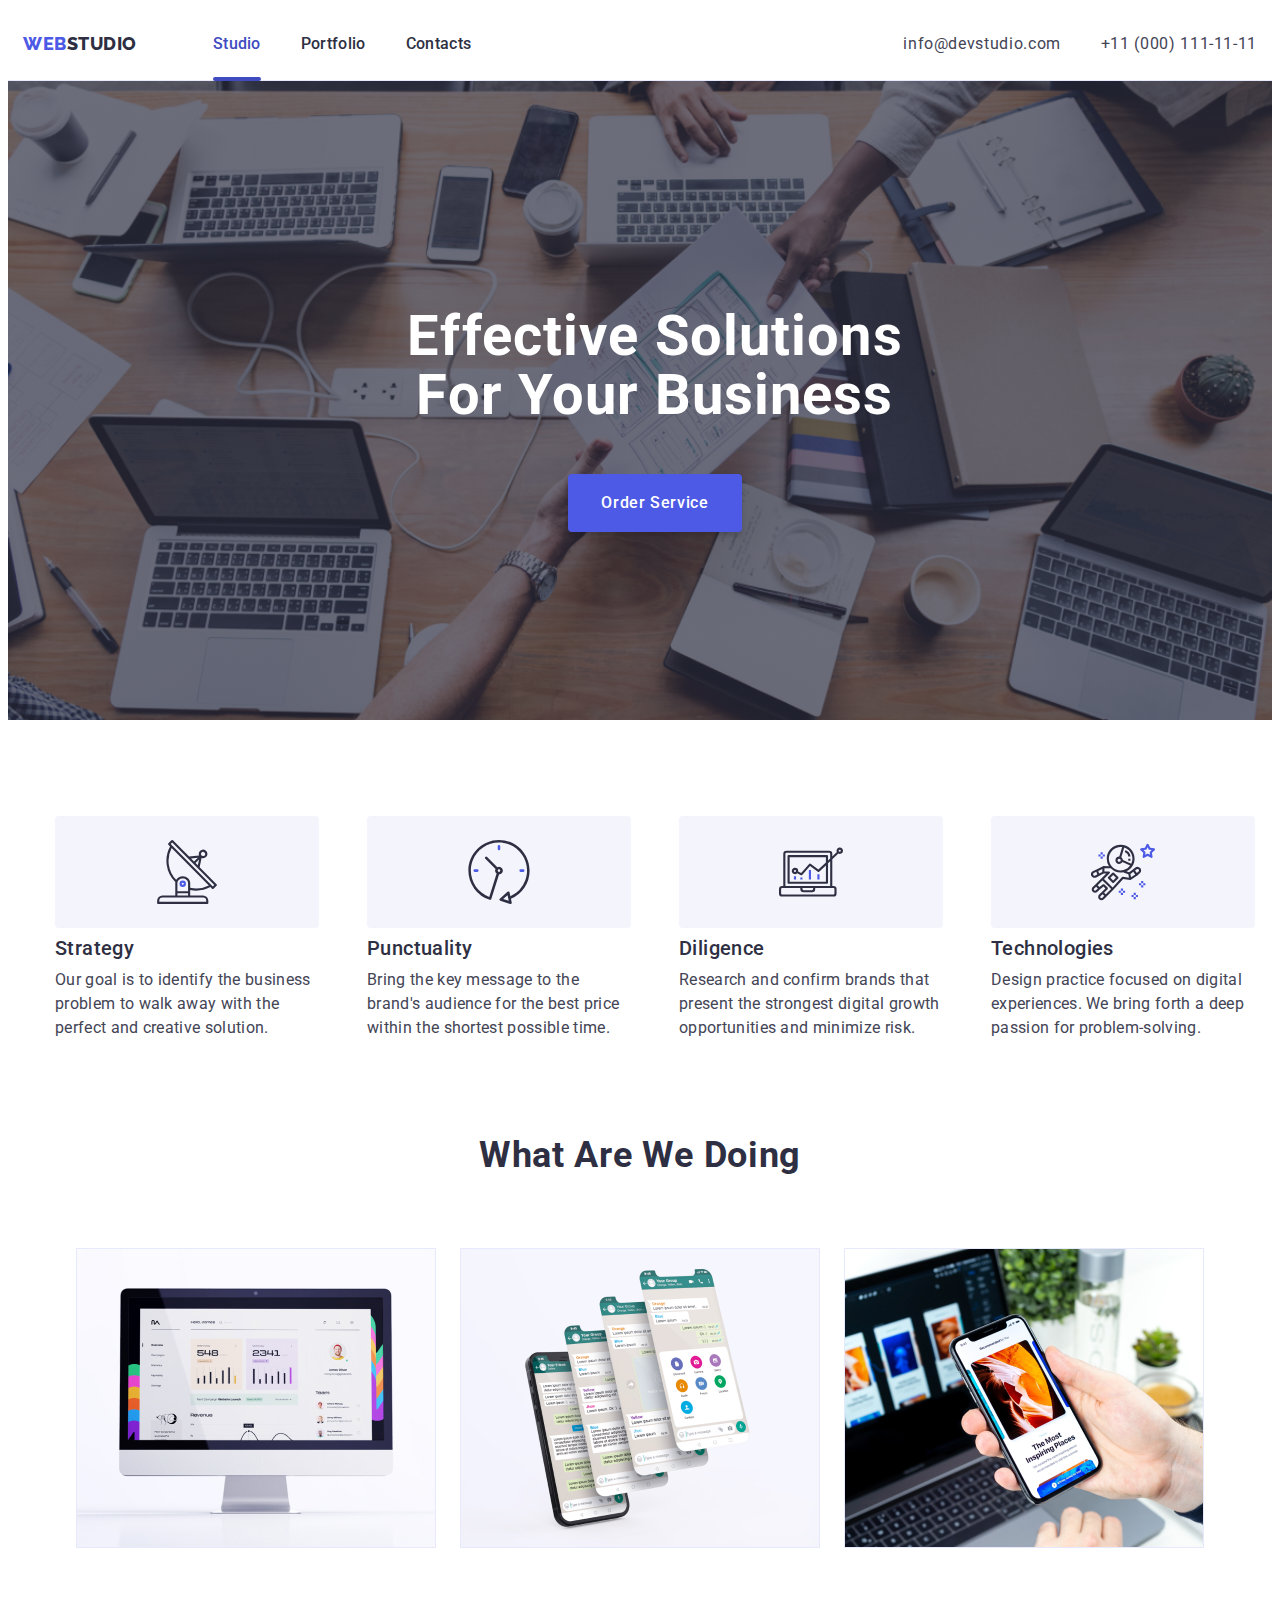
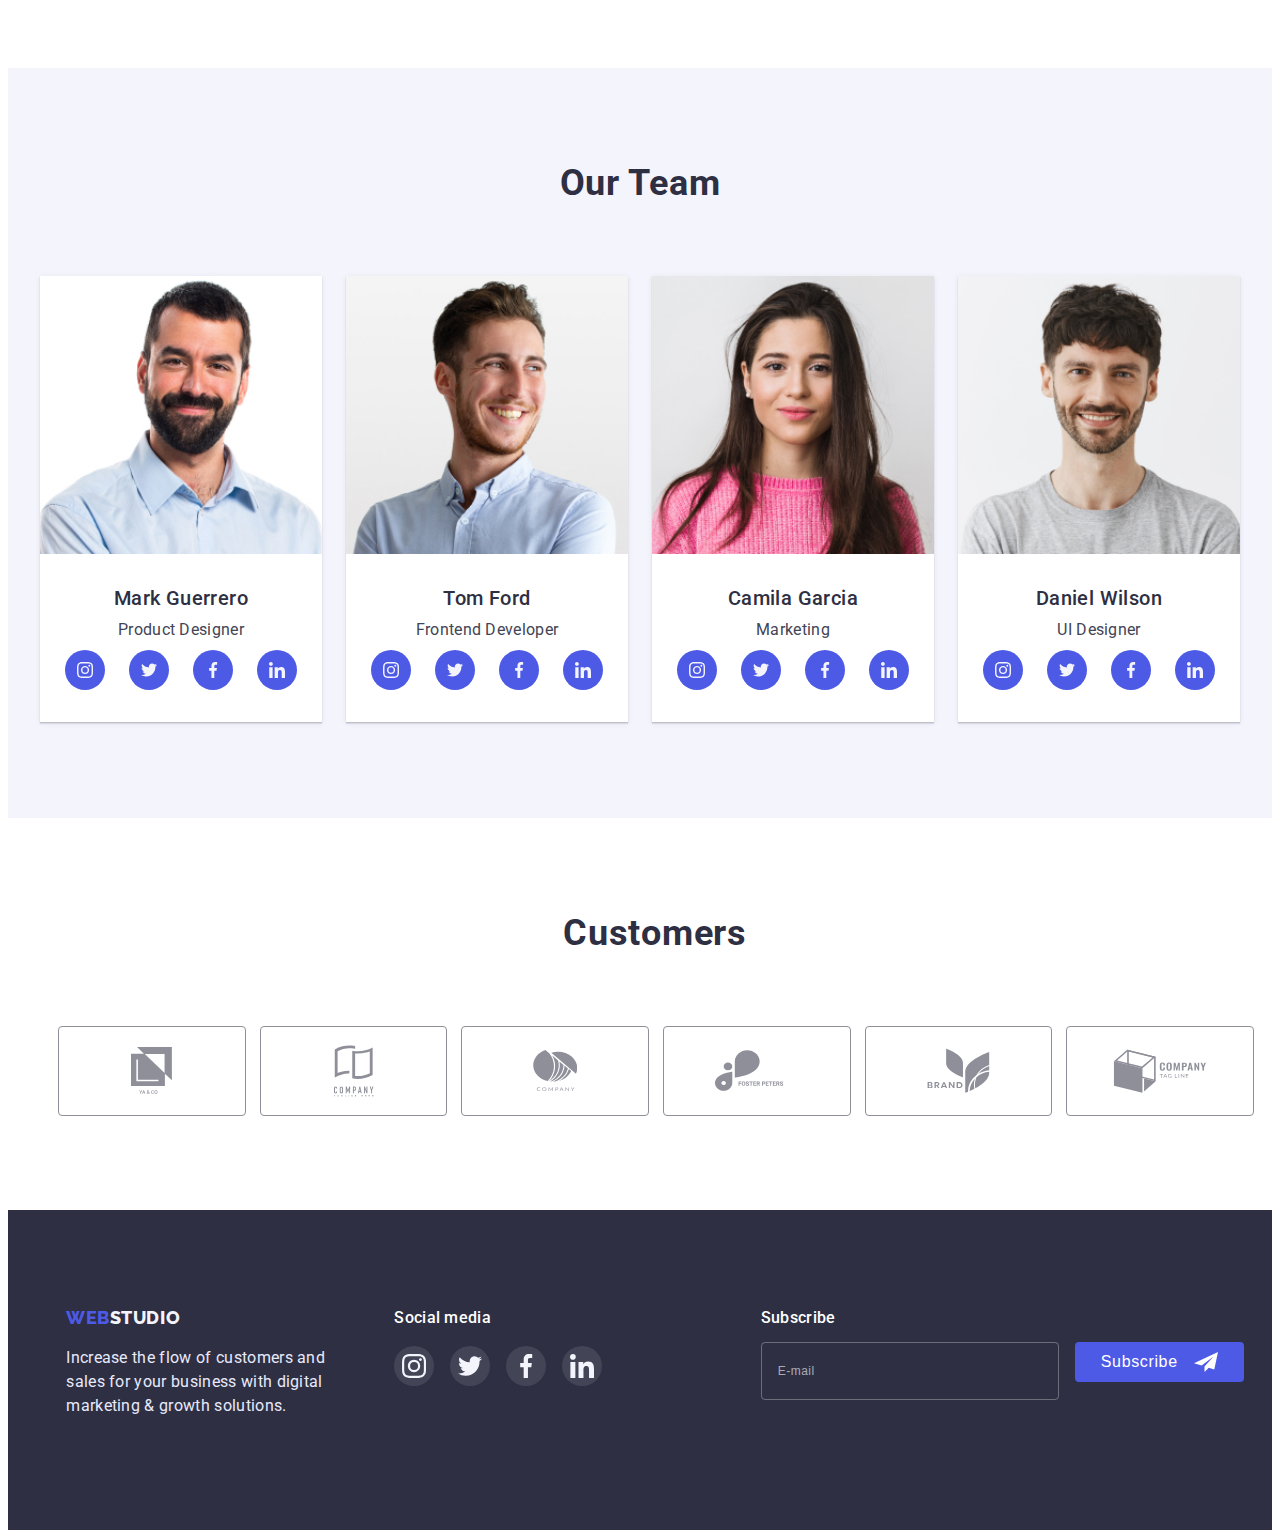
<file: index.html>
<!DOCTYPE html>
<html lang="en">
  <head>
    <meta charset="UTF-8" />
    <meta http-equiv="X-UA-Compatible" content="IE=edge" />
    <meta name="viewport" content="width=device-width, initial-scale=1.0" />
    <title>Document</title>
    <link rel="preconnect" href="https://fonts.googleapis.com" />
    <link rel="preconnect" href="https://fonts.gstatic.com" crossorigin />
    <link
      href="https://fonts.googleapis.com/css2?family=Raleway:wght@800&family=Roboto:wght@400;500;700;900&display=swap"
      rel="stylesheet"
    />
    <link
      rel="stylesheet"
      href="https://cdnjs.cloudflare.com/ajax/libs/modern-normalize/1.1.0/modern-normalize.min.css"
      integrity="sha512-wpPYUAdjBVSE4KJnH1VR1HeZfpl1ub8YT/NKx4PuQ5NmX2tKuGu6U/JRp5y+Y8XG2tV+wKQpNHVUX03MfMFn9Q=="
      crossorigin="anonymous"
      referrerpolicy="no-referrer"
    />
    <link rel="stylesheet" href="./css/styles.css" />
    <link rel="stylesheet" href="./css/mobile.css" />
    <link rel="stylesheet" href="./css/tablet.css" />
    <link rel="stylesheet" href="./css/desktop.css" />
  </head>

  <body>
    <!--Шапка сайта-->
    <header class="header">
      <div class="container header-cnt">
        <nav class="header-cnt">
          <a class="header-logo" href="./index.html">
            <span>Web</span>Studio
          </a>

          <div class="header-wrap">
            <ul class="header-list list">
              <li class="header-item header-sel-page">
                <a class="header-sel-item" href="./index.html">Studio</a>
              </li>
              <li class="header-item">
                <a class="header-item-link" href="./portfolio.html"
                  >Portfolio</a
                >
              </li>
              <li class="header-item">
                <a class="header-item-link" href="">Contacts</a>
              </li>
            </ul>
          </div>
        </nav>

        <address class="header-address">
          <ul class="header-auth-list list">
            <li class="header-auth-item">
              <a class="header-auth-link" href="mailto:info@devstudio.com"
                >info@devstudio.com</a
              >
            </li>
            <li class="header-auth-item">
              <a class="header-auth-link" href="tel:+110001111111"
                >+11 (000) 111-11-11</a
              >
            </li>
          </ul>
        </address>

        <button type="button" class="menu-open-btn" data-menu-open>
          <svg class="menu-open-icon" width="30" height="19">
            <use href="./images/hamburger.svg#icon-hamburger"></use>
          </svg>
        </button>
      </div>
      <div class="mob-menu is-hidden" data-menu>
        <div class="container">
          <div class="header-menu-list-wrap">
            <button class="close-menu-btn" data-menu-close type="button">
              <svg class="close-menu-icon" width="8" height="8">
                <use href="./images/close-modal.svg#icon-x-btn"></use>
              </svg>
            </button>
            <ul class="header-menu-list list">
              <li class="header-menu-item">
                <a class="header-menu-item-link studio-menu" href="./index.html"
                  >Studio</a
                >
              </li>
              <li class="header-menu-item">
                <a class="header-menu-item-link" href="./portfolio.html"
                  >Portfolio</a
                >
              </li>
              <li class="header-menu-item">
                <a class="header-menu-item-link" href="">Contacts</a>
              </li>
            </ul>
          </div>
          <div class="header-menu-address-wrap">
            <address class="header-menu-address">
              <ul class="header-menu-auth-list list">
                <li class="header-menu-auth-item">
                  <a class="header-menu-tel-link" href="tel:+110001111111"
                    >+11 (000) 111-11-11</a
                  >
                </li>
                <li class="header-menu-auth-item">
                  <a
                    class="header-menu-email-link"
                    href="mailto:info@devstudio.com"
                    >info@devstudio.com</a
                  >
                </li>
              </ul>
            </address>

            <ul class="menu-soc-list list">
              <li class="menu-soc-item">
                <a href="" class="menu-soc-link link">
                  <svg class="menu-soc-icon" width="24" height="24">
                    <use href="./images/icon-team.svg#icon-instagram-2"></use>
                  </svg>
                </a>
              </li>
              <li class="menu-soc-item">
                <a href="" class="menu-soc-link link">
                  <svg class="menu-soc-icon" width="24" height="24">
                    <use href="./images/icon-team.svg#icon-twitter-1"></use>
                  </svg>
                </a>
              </li>
              <li class="menu-soc-item">
                <a href="" class="menu-soc-link link">
                  <svg class="menu-soc-icon" width="24" height="24">
                    <use href="./images/icon-team.svg#icon-facebook-1"></use>
                  </svg>
                </a>
              </li>
              <li class="menu-soc-item">
                <a href="" class="menu-soc-link link">
                  <svg class="menu-soc-icon" width="24" height="24">
                    <use href="./images/icon-team.svg#icon-linkedin-1"></use>
                  </svg>
                </a>
              </li>
            </ul>
          </div>
        </div>
      </div>
    </header>

    <main>
      <!--Заказать услугу-->
      <section class="main-page-cnt">
        <div class="container main-paige">
          <h1 class="main-paige-title">
            Effective Solutions <br />
            for Your Business
          </h1>
          <button class="studio-btn" type="button" data-modal-open>
            Order Service
          </button>
        </div>
      </section>
      <!--Что мы делаем?-->
      <section class="peculiarities">
        <div class="container">
          <h2 class="hidden">peculiarities</h2>

          <ul class="peculiarities-list list">
            <li class="peculiarities-item">
              <ul class="icon-pec-list list">
                <li class="icon-pec-item">
                  <div class="icon-pec-wrap">
                    <svg class="icon-pec" width="64" height="64">
                      <use href="./images/icons-pec.svg#icon-antenna-1"></use>
                    </svg>
                  </div>
                </li>
              </ul>

              <h3 class="item-title pec-it">Strategy</h3>
              <p class="pec-iat">
                Our goal is to identify the business problem to walk away with
                the perfect and creative solution.
              </p>
            </li>

            <li class="peculiarities-item">
              <ul class="icon-pec-list list">
                <li class="icon-pec-item">
                  <div class="icon-pec-wrap">
                    <svg class="icon-pec" width="64" height="64">
                      <use href="./images/icons-pec.svg#icon-clock-1"></use>
                    </svg>
                  </div>
                </li>
              </ul>
              <h3 class="item-title pec-it">Punctuality</h3>
              <p class="item-after-title pec-iat">
                Bring the key message to the brand's audience for the best price
                within the shortest possible time.
              </p>
            </li>
            <li class="peculiarities-item">
              <ul class="icon-pec-list list">
                <li class="icon-pec-item">
                  <div class="icon-pec-wrap">
                    <svg class="icon-pec" width="64" height="64">
                      <use href="./images/icons-pec.svg#icon-diagram-1"></use>
                    </svg>
                  </div>
                </li>
              </ul>
              <h3 class="item-title pec-it">Diligence</h3>
              <p class="item-after-title pec-iat">
                Research and confirm brands that present the strongest digital
                growth opportunities and minimize risk.
              </p>
            </li>
            <li class="peculiarities-item">
              <ul class="icon-pec-list list">
                <li class="icon-pec-item">
                  <div class="icon-pec-wrap">
                    <svg class="icon-pec" width="64" height="64">
                      <use href="./images/icons-pec.svg#icon-astronaut-1"></use>
                    </svg>
                  </div>
                </li>
              </ul>
              <h3 class="item-title pec-it">Technologies</h3>
              <p class="item-after-title pec-iat">
                Design practice focused on digital experiences. We bring forth a
                deep passion for problem-solving.
              </p>
            </li>
          </ul>
        </div>
      </section>

      <section class="about">
        <div class="container">
          <h2 class="title-about title">What are we doing</h2>

          <ul class="about-list list">
            <li class="about-item">
              <img
                class="about-img"
                src="./images/Rectangle71.jpg"
                alt="computer with analytics"
                width="360"
              />
            </li>
            <li class="about-item">
              <img
                class="about-img"
                src="./images/Rectangle72.jpg"
                alt="phone with screens"
                width="360"
              />
            </li>
            <li class="about-item">
              <img
                class="about-img"
                src="./images/Rectangle73.jpg"
                alt="phone infront of laptop"
                width="360"
              />
            </li>
          </ul>
        </div>
      </section>
      <!--Наша команда-->
      <section class="us">
        <div class="container">
          <h2 class="us-title title">Our Team</h2>

          <ul class="us-list list">
            <li class="us-item">
              <img
                class="team-img"
                srcset="
                  ./images/img1.jpg                 1x,
                  ./images/team-img-x2/team1@2x.jpg 2x
                "
                src="./images/img1.jpg"
                alt="a man in a blue t-shirt looking straight"
                width="264"
              />
              <div class="team-text">
                <h3 class="item-title team-it">Mark Guerrero</h3>
                <p class="item-after-title team-iat">Product Designer</p>
                <ul class="team-soc-list list">
                  <li class="team-soc-item">
                    <a href="" class="team-soc-link link">
                      <svg class="team-soc-icon" width="16" height="16">
                        <use
                          href="./images/icon-team.svg#icon-instagram-2"
                        ></use>
                      </svg>
                    </a>
                  </li>
                  <li class="team-soc-item">
                    <a href="" class="team-soc-link link">
                      <svg class="team-soc-icon" width="16" height="16">
                        <use href="./images/icon-team.svg#icon-twitter-1"></use>
                      </svg>
                    </a>
                  </li>
                  <li class="team-soc-item">
                    <a href="" class="team-soc-link link">
                      <svg class="team-soc-icon" width="16" height="16">
                        <use
                          href="./images/icon-team.svg#icon-facebook-1"
                        ></use>
                      </svg>
                    </a>
                  </li>
                  <li class="team-soc-item">
                    <a href="" class="team-soc-link link">
                      <svg class="team-soc-icon" width="16" height="16">
                        <use
                          href="./images/icon-team.svg#icon-linkedin-1"
                        ></use>
                      </svg>
                    </a>
                  </li>
                </ul>
              </div>
            </li>
            <li class="us-item">
              <img
                class="team-img"
                srcset="
                  ./images/img2.jpg                 1x,
                  ./images/team-img-x2/team2@2x.jpg 2x
                "
                src="./images/img2.jpg"
                alt="a man in a blue t-shirt looking to the side"
                width="264"
              />
              <div class="team-text">
                <h3 class="item-title team-it">Tom Ford</h3>
                <p class="item-after-title team-iat">Frontend Developer</p>
                <ul class="team-soc-list list">
                  <li class="team-soc-item">
                    <a href="" class="team-soc-link link">
                      <svg class="team-soc-icon" width="16" height="16">
                        <use
                          href="./images/icon-team.svg#icon-instagram-2"
                        ></use>
                      </svg>
                    </a>
                  </li>
                  <li class="team-soc-item">
                    <a href="" class="team-soc-link link">
                      <svg class="team-soc-icon" width="16" height="16">
                        <use href="./images/icon-team.svg#icon-twitter-1"></use>
                      </svg>
                    </a>
                  </li>
                  <li class="team-soc-item">
                    <a href="" class="team-soc-link link">
                      <svg class="team-soc-icon" width="16" height="16">
                        <use
                          href="./images/icon-team.svg#icon-facebook-1"
                        ></use>
                      </svg>
                    </a>
                  </li>
                  <li class="team-soc-item">
                    <a href="" class="team-soc-link link">
                      <svg class="team-soc-icon" width="16" height="16">
                        <use
                          href="./images/icon-team.svg#icon-linkedin-1"
                        ></use>
                      </svg>
                    </a>
                  </li>
                </ul>
              </div>
            </li>
            <li class="us-item">
              <img
                class="team-img"
                srcset="
                  ./images/img3.jpg                 1x,
                  ./images/team-img-x2/team3@2x.jpg 2x
                "
                src="./images/img3.jpg"
                alt="a women"
                width="264"
              />
              <div class="team-text">
                <h3 class="item-title team-it">Camila Garcia</h3>
                <p class="item-after-title team-iat">Marketing</p>
                <ul class="team-soc-list list">
                  <li class="team-soc-item">
                    <a href="" class="team-soc-link link">
                      <svg class="team-soc-icon" width="16" height="16">
                        <use
                          href="./images/icon-team.svg#icon-instagram-2"
                        ></use>
                      </svg>
                    </a>
                  </li>
                  <li class="team-soc-item">
                    <a href="" class="team-soc-link link">
                      <svg class="team-soc-icon" width="16" height="16">
                        <use href="./images/icon-team.svg#icon-twitter-1"></use>
                      </svg>
                    </a>
                  </li>
                  <li class="team-soc-item">
                    <a href="" class="team-soc-link link">
                      <svg class="team-soc-icon" width="16" height="16">
                        <use
                          href="./images/icon-team.svg#icon-facebook-1"
                        ></use>
                      </svg>
                    </a>
                  </li>
                  <li class="team-soc-item">
                    <a href="" class="team-soc-link link">
                      <svg class="team-soc-icon" width="16" height="16">
                        <use
                          href="./images/icon-team.svg#icon-linkedin-1"
                        ></use>
                      </svg>
                    </a>
                  </li>
                </ul>
              </div>
            </li>
            <li class="us-item">
              <img
                class="team-img"
                srcset="
                  ./images/img4.jpg                 1x,
                  ./images/team-img-x2/team4@2x.jpg 2x
                "
                src="./images/img4.jpg"
                alt="a man in a grey t-shirt looking straight"
                width="264"
              />
              <div class="team-text">
                <h3 class="item-title team-it">Daniel Wilson</h3>
                <p class="item-after-title team-iat">UI Designer</p>
                <ul class="team-soc-list list">
                  <li class="team-soc-item">
                    <a href="" class="team-soc-link link">
                      <svg class="team-soc-icon" width="16" height="16">
                        <use
                          href="./images/icon-team.svg#icon-instagram-2"
                        ></use>
                      </svg>
                    </a>
                  </li>
                  <li class="team-soc-item">
                    <a href="" class="team-soc-link link">
                      <svg class="team-soc-icon" width="16" height="16">
                        <use href="./images/icon-team.svg#icon-twitter-1"></use>
                      </svg>
                    </a>
                  </li>
                  <li class="team-soc-item">
                    <a href="" class="team-soc-link link">
                      <svg class="team-soc-icon" width="16" height="16">
                        <use
                          href="./images/icon-team.svg#icon-facebook-1"
                        ></use>
                      </svg>
                    </a>
                  </li>
                  <li class="team-soc-item">
                    <a href="" class="team-soc-link link">
                      <svg class="team-soc-icon" width="16" height="16">
                        <use
                          href="./images/icon-team.svg#icon-linkedin-1"
                        ></use>
                      </svg>
                    </a>
                  </li>
                </ul>
              </div>
            </li>
          </ul>
        </div>
      </section>
      <section class="customers container">
        <div class="customers-cnt">
          <h2 class="customers-title">Customers</h2>
          <ul class="customers-list list">
            <li class="customers-item">
              <a href="" class="customers-link link">
                <svg class="customers-icon" width="41" height="47">
                  <use href="./images/cust-logo.svg#icon-logo1"></use>
                </svg>
              </a>
            </li>
            <li class="customers-item">
              <a href="" class="customers-link link">
                <svg class="customers-icon" width="40" height="52">
                  <use href="./images/cust-logo.svg#icon-logo2"></use>
                </svg>
              </a>
            </li>
            <li class="customers-item">
              <a href="" class="customers-link link">
                <svg class="customers-icon" width="44" height="41">
                  <use href="./images/cust-logo.svg#icon-logo3"></use>
                </svg>
              </a>
            </li>
            <li class="customers-item">
              <a href="" class="customers-link link">
                <svg class="customers-icon" width="84" height="41">
                  <use href="./images/cust-logo.svg#icon-logo4"></use>
                </svg>
              </a>
            </li>
            <li class="customers-item">
              <a href="" class="customers-link link">
                <svg class="customers-icon" width="63" height="45">
                  <use href="./images/cust-logo.svg#icon-logo5"></use>
                </svg>
              </a>
            </li>
            <li class="customers-item">
              <a href="" class="customers-link link">
                <svg class="customers-icon" width="94" height="44">
                  <use href="./images/cust-logo.svg#icon-logo6"></use>
                </svg>
              </a>
            </li>
          </ul>
        </div>
      </section>
    </main>

    <!--Футер-->
    <footer class="footer">
      <div class="container">
        <div class="footer-list">
          <div class="footer-two-item-wrap">
            <div class="footer-item footer-item-desc">
              <a class="footer-logo" href="./index.html">
                <span>Web</span>Studio
              </a>
              <p class="footer-text">
                Increase the flow of customers and sales for your business with
                digital marketing & growth solutions.
              </p>
            </div>
            <div class="footer-item footer-item-soc">
              <h3 class="footer-item-title">Social media</h3>
              <ul class="footer-soc-list list">
                <li class="footer-soc-item">
                  <a href="" class="footer-soc-link link">
                    <svg class="footer-icon" width="24" height="24">
                      <use
                        href="./images/footer-icons.svg#icon-instagram-footer"
                      ></use>
                    </svg>
                  </a>
                </li>
                <li class="footer-soc-item">
                  <a href="" class="footer-soc-link link">
                    <svg class="footer-icon" width="24" height="24">
                      <use
                        href="./images/footer-icons.svg#icon-twitter-footer"
                      ></use>
                    </svg>
                  </a>
                </li>
                <li class="footer-soc-item">
                  <a href="" class="footer-soc-link link">
                    <svg class="footer-icon" width="24" height="24">
                      <use
                        href="./images/footer-icons.svg#icon-facebook-footer"
                      ></use>
                    </svg>
                  </a>
                </li>
                <li class="footer-soc-item">
                  <a href="" class="footer-soc-link link">
                    <svg class="footer-icon" width="24" height="24">
                      <use
                        href="./images/footer-icons.svg#icon-linkedin-footer"
                      ></use>
                    </svg>
                  </a>
                </li>
              </ul>
            </div>
          </div>
          <div class="footer-item footer-item-submit">
            <form class="footer-form">
              <div class="footer-field">
                <!-- <div class="footer-input-text-div"> -->
                <label for="user-email" class="footer-input-text"
                  >Subscribe</label
                >
                <!-- </div> -->
                <div class="footer-input-wrap">
                  <input
                    type="text"
                    name="user-email"
                    class="footer-input"
                    placeholder="E-mail"
                  />
                  <div class="footer-submit-button-wrap">
                    <button type="submit" class="footer-submit-button">
                      <span class="footer-btn-text">Subscribe</span>
                      <svg class="footer-subscribe-icon" width="24" height="24">
                        <use
                          href="./images/footer-subsc.svg#icon-subscribe"
                        ></use>
                      </svg>
                    </button>
                  </div>
                </div>
              </div>
            </form>
          </div>
        </div>
      </div>
    </footer>
    <!--modal1 order service---------->
    <div class="backdrop is-hidden" data-modal>
      <div class="modal">
        <div class="close-button-wrap">
          <button class="close-btn" type="button" data-modal-close>
            <svg class="close-icon" width="8" height="8">
              <use href="./images/close-modal.svg#icon-x-btn"></use>
            </svg>
          </button>
        </div>
        <p class="modal-title">Leave your contacts and we will call you back</p>
        <form class="modal-form">
          <div class="modal-field">
            <label class="input-text" for="user-name">Name</label>
            <div class="input-wrap">
              <input
                type="text"
                name="user-name"
                class="modal-input modal-input-normal"
                placeholder=""
              />
              <svg class="modal-icon" width="18" height="24">
                <use href="./images/modal-icons.svg#icon-name"></use>
              </svg>
            </div>
          </div>
          <div class="modal-field">
            <label class="input-text" for="user-phone">Phone</label>
            <div class="input-wrap">
              <input
                type="tel"
                name="user-phone"
                class="modal-input modal-input-normal"
                placeholder=""
              />
              <svg class="modal-icon" width="18" height="24">
                <use href="./images/modal-icons.svg#icon-phone"></use>
              </svg>
            </div>
          </div>
          <div class="modal-field">
            <label class="input-text" for="user-email">Email</label>
            <div class="input-wrap">
              <input
                type="email"
                name="user-email"
                class="modal-input modal-input-normal"
                placeholder=""
              />
              <svg class="modal-icon" width="18" height="24">
                <use href="./images/modal-icons.svg#icon-email"></use>
              </svg>
            </div>
          </div>
          <div class="modal-field">
            <label class="input-text" for="user-comment">Comment</label>
            <textarea
              name="user-comment"
              id="user-text"
              class="modal-comment modal-input"
              placeholder="Text input"
            ></textarea>
          </div>
          <div class="modal-field">
            <input
              type="checkbox"
              name="Privacy"
              id="Privacy"
              value="true"
              class="input-check hidden"
            />
            <label for="Privacy" class="check-text"
              >I accept the terms and conditions of the
              <a class="privacy-link">Privacy Policy</a></label
            >
          </div>
          <button type="submit" class="modal-btn">Send</button>
        </form>
      </div>
    </div>
    <script src="./js/modal.js"></script>
    <script src="./js/menu.js"></script>
  </body>
</html>
</file>
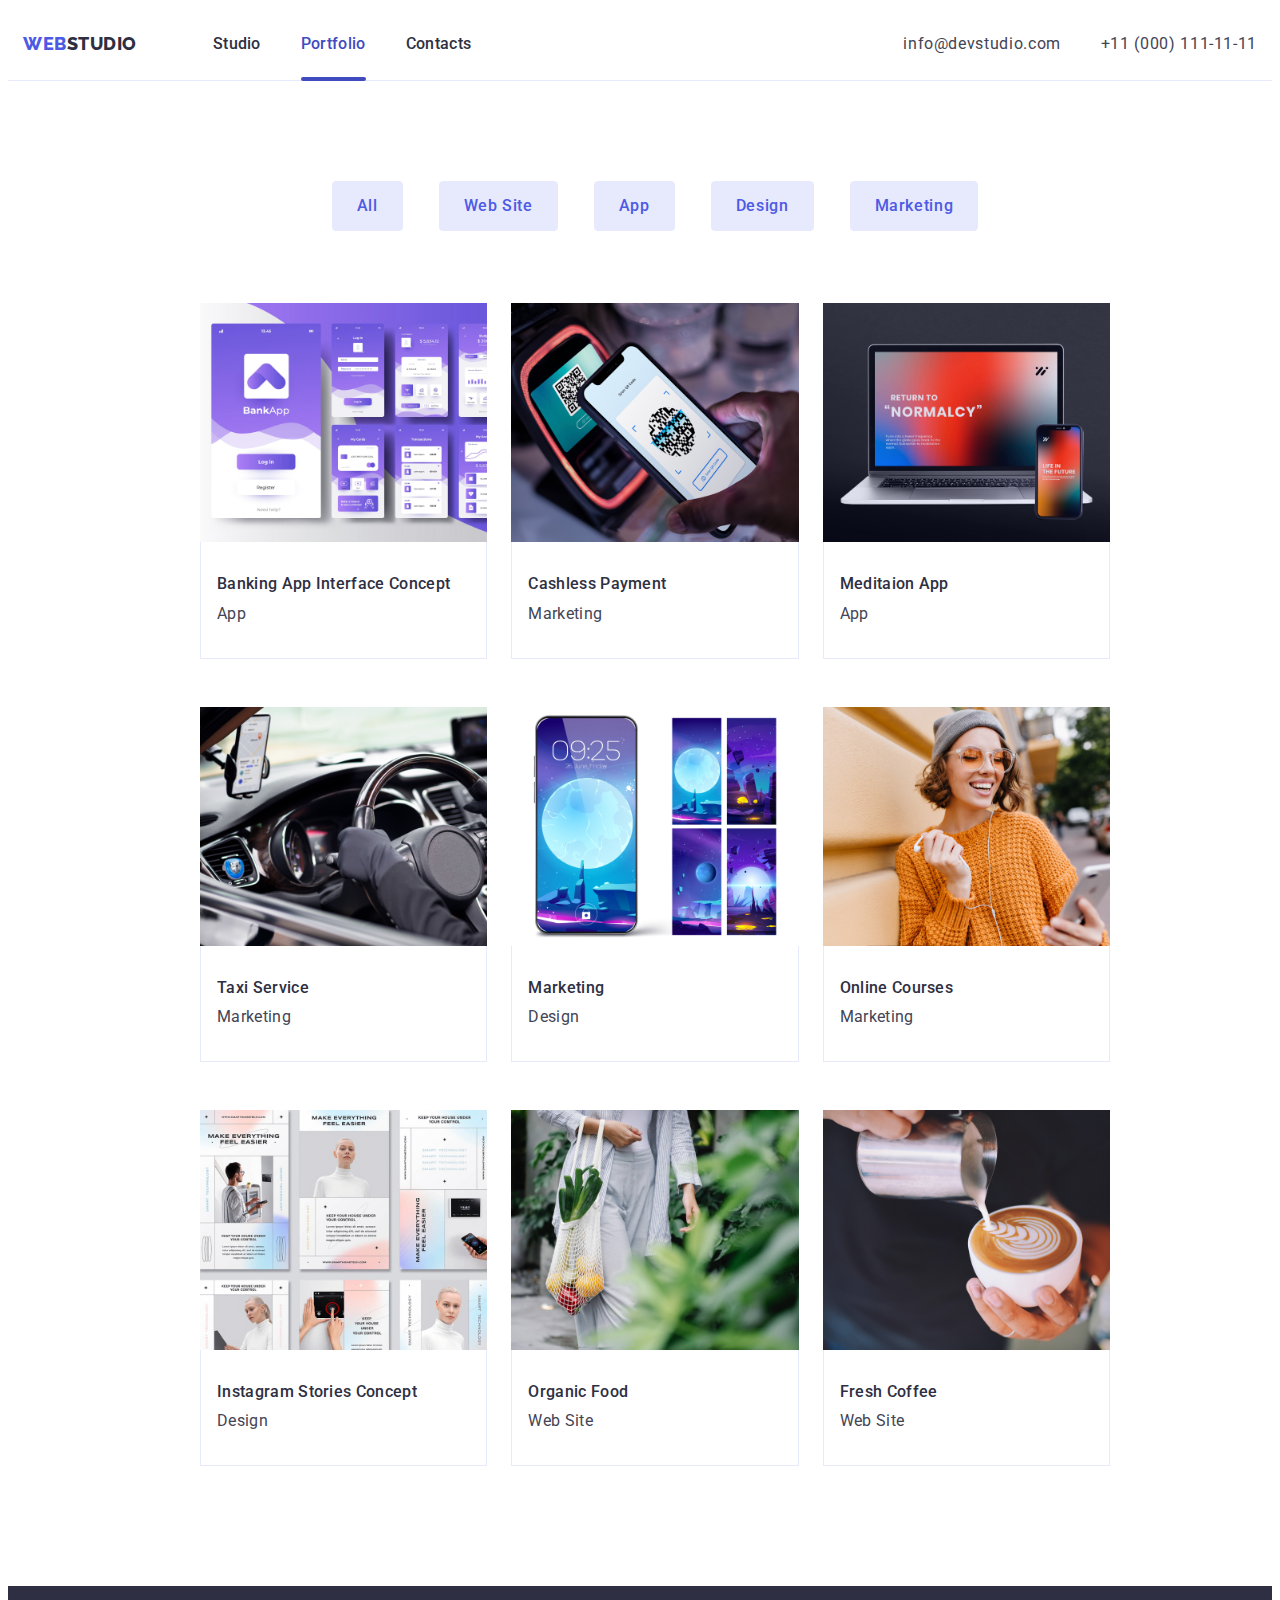
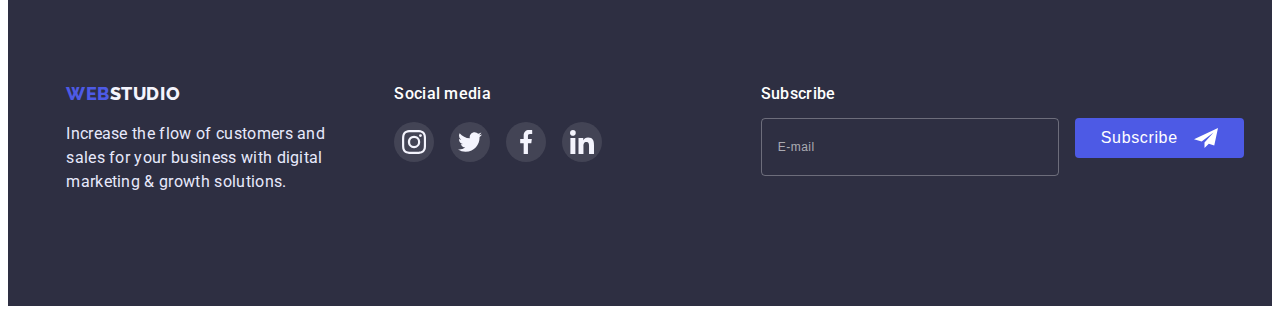
<file: portfolio.html>
<!DOCTYPE html>
<html lang="en">
  <head>
    <meta charset="UTF-8" />
    <meta http-equiv="X-UA-Compatible" content="IE=edge" />
    <meta name="viewport" content="width=device-width, initial-scale=1.0" />
    <title>Portfolio</title>
    <link rel="preconnect" href="https://fonts.googleapis.com" />
    <link rel="preconnect" href="https://fonts.gstatic.com" crossorigin />
    <link
      href="https://fonts.googleapis.com/css2?family=Raleway:wght@800&family=Roboto:wght@400;500;700;900&display=swap"
      rel="stylesheet"
    />
    <link
      rel="stylesheet"
      href="https://cdnjs.cloudflare.com/ajax/libs/modern-normalize/1.1.0/modern-normalize.min.css"
      integrity="sha512-wpPYUAdjBVSE4KJnH1VR1HeZfpl1ub8YT/NKx4PuQ5NmX2tKuGu6U/JRp5y+Y8XG2tV+wKQpNHVUX03MfMFn9Q=="
      crossorigin="anonymous"
      referrerpolicy="no-referrer"
    />
    <link rel="stylesheet" href="./css/styles.css" />
    <link rel="stylesheet" href="./css/mobile.css" />
    <link rel="stylesheet" href="./css/tablet.css" />
    <link rel="stylesheet" href="./css/desktop.css" />
  </head>

  <body>
    <!--Шапка сайта-->
    <header class="header">
      <div class="container header-cnt">
        <nav class="header-cnt">
          <a class="header-logo" href="./index.html">
            <span>Web</span>Studio
          </a>

          <div class="header-wrap">
            <ul class="header-list list">
              <li class="header-item">
                <a class="header-item-link" href="./index.html">Studio</a>
              </li>
              <li class="header-item header-sel-page">
                <a class="header-sel-item" href="./portfolio.html">Portfolio</a>
              </li>
              <li class="header-item">
                <a class="header-item-link" href="">Contacts</a>
              </li>
            </ul>
          </div>
        </nav>

        <address class="header-address">
          <ul class="header-auth-list list">
            <li class="header-auth-item">
              <a class="header-auth-link" href="mailto:info@devstudio.com"
                >info@devstudio.com</a
              >
            </li>
            <li class="header-auth-item">
              <a class="header-auth-link" href="tel:+110001111111"
                >+11 (000) 111-11-11</a
              >
            </li>
          </ul>
        </address>

        <button type="button" class="menu-open-btn" data-menu-open>
          <svg class="menu-open-icon" width="24" height="24">
            <use href="./images/hamburger.svg#icon-hamburger"></use>
          </svg>
        </button>
      </div>
      <div class="mob-menu is-hidden" data-menu>
        <div class="container">
          <div class="header-menu-list-wrap">
            <button class="close-menu-btn" data-menu-close type="button">
              <svg class="close-menu-icon" width="8" height="8">
                <use href="./images/close-modal.svg#icon-x-btn"></use>
              </svg>
            </button>
            <ul class="header-menu-list list">
              <li class="header-menu-item header-sel-page">
                <a class="header-menu-item-link studio-menu" href="./index.html"
                  >Studio</a
                >
              </li>
              <li class="header-menu-item">
                <a class="header-menu-item-link" href="./portfolio.html"
                  >Portfolio</a
                >
              </li>
              <li class="header-menu-item">
                <a class="header-menu-item-link" href="">Contacts</a>
              </li>
            </ul>
          </div>
          <div class="header-menu-address-wrap">
            <address class="header-menu-address">
              <ul class="header-menu-auth-list list">
                <li class="header-menu-auth-item">
                  <a class="header-menu-tel-link" href="tel:+110001111111"
                    >+11 (000) 111-11-11</a
                  >
                </li>
                <li class="header-menu-auth-item">
                  <a
                    class="header-menu-email-link"
                    href="mailto:info@devstudio.com"
                    >info@devstudio.com</a
                  >
                </li>
              </ul>
            </address>

            <ul class="menu-soc-list list">
              <li class="menu-soc-item">
                <a href="" class="menu-soc-link link">
                  <svg class="menu-soc-icon" width="24" height="24">
                    <use href="./images/icon-team.svg#icon-instagram-2"></use>
                  </svg>
                </a>
              </li>
              <li class="menu-soc-item">
                <a href="" class="menu-soc-link link">
                  <svg class="menu-soc-icon" width="24" height="24">
                    <use href="./images/icon-team.svg#icon-twitter-1"></use>
                  </svg>
                </a>
              </li>
              <li class="menu-soc-item">
                <a href="" class="menu-soc-link link">
                  <svg class="menu-soc-icon" width="24" height="24">
                    <use href="./images/icon-team.svg#icon-facebook-1"></use>
                  </svg>
                </a>
              </li>
              <li class="menu-soc-item">
                <a href="" class="menu-soc-link link">
                  <svg class="menu-soc-icon" width="24" height="24">
                    <use href="./images/icon-team.svg#icon-linkedin-1"></use>
                  </svg>
                </a>
              </li>
            </ul>
          </div>
        </div>
      </div>
    </header>

    <main>
      <section class="box-sec">
        <div class="boxes container">
          <h2 class="hidden">site filter</h2>
          <ul class="portfolio-filter-list list">
            <li class="portfolio-item-btn">
              <button class="portfolio-btn" type="button">All</button>
            </li>
            <li class="portfolio-item-btn">
              <button class="portfolio-btn" type="button">Web Site</button>
            </li>
            <li class="portfolio-item-btn">
              <button class="portfolio-btn" type="button">App</button>
            </li>
            <li class="portfolio-item-btn">
              <button class="portfolio-btn" type="button">Design</button>
            </li>
            <li class="portfolio-item-btn">
              <button class="portfolio-btn" type="button">Marketing</button>
            </li>
          </ul>
          <div class="boxes-cn">
            <h2 class="hidden">boxes with info</h2>
            <ul class="boxes-list list">
              <li class="boxes-element">
                <div class="boxes-thumb">
                  <img
                    class="boxes-img"
                    srcset="
                      ./images/imgbox1.jpg            1x,
                      ./images/box-img-x2/box1@2x.jpg 2x
                    "
                    src="./images/imgbox1.jpg"
                    alt="box with info"
                    width="360"
                    height="300"
                  />
                  <div class="boxes-cover">
                    <p class="boxes-cover-text">
                      14 Stylish and User-Friendly App Design Concepts · Task
                      Manager App · Calorie Tracker App · Exotic Fruit Ecommerce
                      App · Cloud Storage App
                    </p>
                  </div>
                </div>
                <div class="boxes-text">
                  <h3 class="item-title-sf">Banking App Interface Concept</h3>
                  <p class="item-after-title-sf">App</p>
                </div>
              </li>
              <li class="boxes-element">
                <div class="boxes-thumb">
                  <img
                    class="boxes-img"
                    srcset="
                      ./images/imgbox2.jpg            1x,
                      ./images/box-img-x2/box2@2x.jpg 2x
                    "
                    src="./images/imgbox2.jpg"
                    alt="box with info"
                    width="360"
                    height="300"
                  />
                  <div class="boxes-cover">
                    <p class="boxes-cover-text">
                      14 Stylish and User-Friendly App Design Concepts · Task
                      Manager App · Calorie Tracker App · Exotic Fruit Ecommerce
                      App · Cloud Storage App
                    </p>
                  </div>
                </div>
                <div class="boxes-text">
                  <h3 class="item-title-sf">Cashless Payment</h3>
                  <p class="item-after-title-sf">Marketing</p>
                </div>
              </li>
              <li class="boxes-element">
                <div class="boxes-thumb">
                  <img
                    class="boxes-img"
                    srcset="
                      ./images/imgbox3.jpg            1x,
                      ./images/box-img-x2/box3@2x.jpg 2x
                    "
                    src="./images/imgbox3.jpg"
                    alt="box with info"
                    width="360"
                    height="300"
                  />
                  <div class="boxes-cover">
                    <p class="boxes-cover-text">
                      14 Stylish and User-Friendly App Design Concepts · Task
                      Manager App · Calorie Tracker App · Exotic Fruit Ecommerce
                      App · Cloud Storage App
                    </p>
                  </div>
                </div>
                <div class="boxes-text">
                  <h3 class="item-title-sf">Meditaion App</h3>
                  <p class="item-after-title-sf">App</p>
                </div>
              </li>
              <li class="boxes-element">
                <div class="boxes-thumb">
                  <img
                    class="boxes-img"
                    srcset="
                      ./images/imgbox4.jpg            1x,
                      ./images/box-img-x2/box4@2x.jpg 2x
                    "
                    src="./images/imgbox4.jpg"
                    alt="box with info"
                    width="360"
                    height="300"
                  />
                  <div class="boxes-cover">
                    <p class="boxes-cover-text">
                      14 Stylish and User-Friendly App Design Concepts · Task
                      Manager App · Calorie Tracker App · Exotic Fruit Ecommerce
                      App · Cloud Storage App
                    </p>
                  </div>
                </div>
                <div class="boxes-text">
                  <h3 class="item-title-sf">Taxi Service</h3>
                  <p class="item-after-title-sf">Marketing</p>
                </div>
              </li>
              <li class="boxes-element">
                <div class="boxes-thumb">
                  <img
                    class="boxes-img"
                    srcset="
                      ./images/imgbox5.jpg            1x,
                      ./images/box-img-x2/box5@2x.jpg 2x
                    "
                    src="./images/imgbox5.jpg"
                    alt="box with info"
                    width="360"
                    height="300"
                  />
                  <div class="boxes-cover">
                    <p class="boxes-cover-text">
                      14 Stylish and User-Friendly App Design Concepts · Task
                      Manager App · Calorie Tracker App · Exotic Fruit Ecommerce
                      App · Cloud Storage App
                    </p>
                  </div>
                </div>
                <div class="boxes-text">
                  <h3 class="item-title-sf">Marketing</h3>
                  <p class="item-after-title-sf">Design</p>
                </div>
              </li>
              <li class="boxes-element">
                <div class="boxes-thumb">
                  <img
                    class="boxes-img"
                    srcset="
                      ./images/imgbox6.jpg            1x,
                      ./images/box-img-x2/box6@2x.jpg 2x
                    "
                    src="./images/imgbox6.jpg"
                    alt="box with info"
                    width="360"
                    height="300"
                  />
                  <div class="boxes-cover">
                    <p class="boxes-cover-text">
                      14 Stylish and User-Friendly App Design Concepts · Task
                      Manager App · Calorie Tracker App · Exotic Fruit Ecommerce
                      App · Cloud Storage App
                    </p>
                  </div>
                </div>
                <div class="boxes-text">
                  <h3 class="item-title-sf">Online Courses</h3>
                  <p class="item-after-title-sf">Marketing</p>
                </div>
              </li>
              <li class="boxes-element">
                <div class="boxes-thumb">
                  <img
                    class="boxes-img"
                    srcset="
                      ./images/imgbox7.jpg            1x,
                      ./images/box-img-x2/box7@2x.jpg 2x
                    "
                    src="./images/imgbox7.jpg"
                    alt="box with info"
                    width="360"
                    height="300"
                  />
                  <div class="boxes-cover">
                    <p class="boxes-cover-text">
                      14 Stylish and User-Friendly App Design Concepts · Task
                      Manager App · Calorie Tracker App · Exotic Fruit Ecommerce
                      App · Cloud Storage App
                    </p>
                  </div>
                </div>
                <div class="boxes-text">
                  <h3 class="item-title-sf">Instagram Stories Concept</h3>
                  <p class="item-after-title-sf">Design</p>
                </div>
              </li>
              <li class="boxes-element">
                <div class="boxes-thumb">
                  <img
                    class="boxes-img"
                    srcset="
                      ./images/imgbox8.jpg            1x,
                      ./images/box-img-x2/box8@2x.jpg 2x
                    "
                    src="./images/imgbox8.jpg"
                    alt="box with info"
                    width="360"
                    height="300"
                  />
                  <div class="boxes-cover">
                    <p class="boxes-cover-text">
                      14 Stylish and User-Friendly App Design Concepts · Task
                      Manager App · Calorie Tracker App · Exotic Fruit Ecommerce
                      App · Cloud Storage App
                    </p>
                  </div>
                </div>
                <div class="boxes-text">
                  <h3 class="item-title-sf">Organic Food</h3>
                  <p class="item-after-title-sf">Web Site</p>
                </div>
              </li>
              <li class="boxes-element">
                <div class="boxes-thumb">
                  <img
                    class="boxes-img"
                    srcset="
                      ./images/imgbox9.jpg            1x,
                      ./images/box-img-x2/box9@2x.jpg 2x
                    "
                    src="./images/imgbox9.jpg"
                    alt="box with info"
                    width="360"
                    height="300"
                  />
                  <div class="boxes-cover">
                    <p class="boxes-cover-text">
                      14 Stylish and User-Friendly App Design Concepts · Task
                      Manager App · Calorie Tracker App · Exotic Fruit Ecommerce
                      App · Cloud Storage App
                    </p>
                  </div>
                </div>
                <div class="boxes-text">
                  <h3 class="item-title-sf">Fresh Coffee</h3>
                  <p class="item-after-title-sf">Web Site</p>
                </div>
              </li>
            </ul>
          </div>
        </div>
      </section>
    </main>

    <!--Футер-->
    <footer class="footer">
      <div class="container">
        <div class="footer-list">
          <div class="footer-two-item-wrap">
            <div class="footer-item footer-item-desc">
              <a class="footer-logo" href="./index.html">
                <span>Web</span>Studio
              </a>
              <p class="footer-text">
                Increase the flow of customers and sales for your business with
                digital marketing & growth solutions.
              </p>
            </div>
            <div class="footer-item footer-item-soc">
              <h3 class="footer-item-title">Social media</h3>
              <ul class="footer-soc-list list">
                <li class="footer-soc-item">
                  <a href="" class="footer-soc-link link">
                    <svg class="footer-icon" width="24" height="24">
                      <use
                        href="./images/footer-icons.svg#icon-instagram-footer"
                      ></use>
                    </svg>
                  </a>
                </li>
                <li class="footer-soc-item">
                  <a href="" class="footer-soc-link link">
                    <svg class="footer-icon" width="24" height="24">
                      <use
                        href="./images/footer-icons.svg#icon-twitter-footer"
                      ></use>
                    </svg>
                  </a>
                </li>
                <li class="footer-soc-item">
                  <a href="" class="footer-soc-link link">
                    <svg class="footer-icon" width="24" height="24">
                      <use
                        href="./images/footer-icons.svg#icon-facebook-footer"
                      ></use>
                    </svg>
                  </a>
                </li>
                <li class="footer-soc-item">
                  <a href="" class="footer-soc-link link">
                    <svg class="footer-icon" width="24" height="24">
                      <use
                        href="./images/footer-icons.svg#icon-linkedin-footer"
                      ></use>
                    </svg>
                  </a>
                </li>
              </ul>
            </div>
          </div>
          <div class="footer-item footer-item-submit">
            <form class="footer-form">
              <div class="footer-field">
                <!-- <div class="footer-input-text-div"> -->
                <label for="user-email" class="footer-input-text"
                  >Subscribe</label
                >
                <!-- </div> -->
                <div class="footer-input-wrap">
                  <input
                    type="text"
                    name="user-email"
                    class="footer-input"
                    placeholder="E-mail"
                  />
                  <div class="footer-submit-button-wrap">
                    <button type="submit" class="footer-submit-button">
                      <span class="footer-btn-text">Subscribe</span>
                      <svg class="footer-subscribe-icon" width="24" height="24">
                        <use
                          href="./images/footer-subsc.svg#icon-subscribe"
                        ></use>
                      </svg>
                    </button>
                  </div>
                </div>
              </div>
            </form>
          </div>
        </div>
      </div>
    </footer>
  </body>
</html>
</file>
<file: css/styles.css>
/*цвет основного текста  #2E2F42
вторичный цвет текста #434455
фон #fff 
фон первой секции и футера #2E2F42
цвет логотипа хедер #4D5AE5 web #2E2F42 studio
цвет акцент #fff
цвет лого футер #4D5AE5 #F4F4FD
цвет текста футер #E7E9FC
цвет контактов #434455

*/

*,
::after ::before {
  box-sizing: border-box;
}

:root {
  --main-title-color: #2e2f42;
  --second-title-color: #434455;
  --main-btn-color: #fff;
  --hover-btn-color: #404bbf;
  --typical-lh: 1.5;
  --accent-color: #4d5ae5;
}

body {
  background-color: #fff;
  color: var(--second-title-color);
  font-family: "Roboto", sans-serif;
}
.container {
  margin: 0 auto;
  width: 100%;
  /*outline: 2px solid tomato;*/
  padding-left: 15px;
  padding-right: 15px;
}

img {
  display: block;
  min-width: 100%;
  height: auto;
}

.list {
  list-style: none;
  padding: 0;
  margin: 0;
}

.item-title {
  font-weight: 500;
  font-size: 20px;
  line-height: 1.2;
  letter-spacing: 0.02em;
  color: var(--main-title-color);
}

.item-after-title {
  font-weight: 400;
  font-size: 16px;
  line-height: var(--typical-lh);
  letter-spacing: 0.02em;
  color: var(--second-title-color);
}

.no-scroll {
  overflow: hidden;
}

.hidden {
  position: absolute;
  width: 1px;
  height: 1px;
  margin: -1px;
  border: 0;
  padding: 0;
  white-space: nowrap;
  clip-path: inset(100%);
  clip: rect(0 0 0 0);
  overflow: hidden;
}

.title {
  font-size: 36px;
  line-height: 1.11;
  text-align: center;
  letter-spacing: 0.02em;
  text-transform: capitalize;
  color: var(--main-title-color);
}

/*--------header--------*/
.header {
  margin: 0;
  padding: 0;
  border-bottom: 1px solid #e7e9fc;
  display: flex;
  align-items: center;
}

.header-wrap {
  margin: 0;
  padding: 0;
  display: flex;
  align-items: center;
}
.header-cnt {
  display: flex;
  align-items: center;
}

.header-logo {
  font-family: "Raleway";
  font-weight: 800;
  font-size: 18px;
  line-height: 1.33;
  display: flex;
  align-items: center;
  letter-spacing: 0.03em;
  text-transform: uppercase;
  text-decoration: none;
  color: #2e2f42;
}

.header-logo > span {
  color: var(--accent-color);
}

.header-list,
.header-auth-list {
  display: flex;
}

.header-list .header-item {
  margin-right: 40px;
}

.header-list .header-item:last-child {
  margin-right: 0;
}

.header-item {
  position: relative;
  display: flex;

  font-weight: 500;
  font-size: 16px;
  line-height: var(--typical-lh);
  letter-spacing: 0.02em;
  color: var(--main-title-color);
}

.header-sel-item {
  padding-top: 24px;
  padding-bottom: 24px;
  display: block;
  font-weight: 500;
  font-size: 16px;
  line-height: var(--typical-lh);
  letter-spacing: 0.02em;
  color: #404bbf;
  text-decoration: none;
  transition: color 250ms cubic-bezier(0.4, 0, 0.2, 1);
}
.header-sel-page::after {
  content: "";
  position: absolute;
  width: 100%;
  height: 4px;
  left: 0px;
  bottom: -1px;
  background: var(--hover-btn-color);
  border-radius: 2px;

  transition: color 250ms cubic-bezier(0.4, 0, 0.2, 1);
}

.header-sel-page:hover::after {
  content: "";
  position: absolute;
  width: 100%;
  height: 4px;
  left: 0px;
  bottom: -1px;
  background: #404bbf;
  border-radius: 2px;
}

.header-item-link {
  padding-top: 24px;
  padding-bottom: 24px;
  display: block;

  font-weight: 500;
  font-size: 16px;
  line-height: var(--typical-lh);
  letter-spacing: 0.02em;
  color: #2e2f42;
  text-decoration: none;

  transition: color 250ms cubic-bezier(0.4, 0, 0.2, 1);
}

.header-auth-link {
  font-style: normal;
  font-weight: 400;
  font-size: 12px;
  line-height: 1.17;
  letter-spacing: 0.04em;
  text-decoration: none;
  color: #434455;
  transition: color 250ms cubic-bezier(0.4, 0, 0.2, 1);
}

.header-auth-link:hover,
.header-auth-link:focus {
  color: var(--accent-color);
}

.header-item-link:hover,
.header-item-link:focus {
  color: var(--accent-color);
}

.header-auth-list {
  display: flex;
}

.header-address {
  margin-left: auto;
}

.menu-open-btn {
  width: 40px;
  height: 40px;
  display: flex;
  justify-content: center;
  align-items: center;
  margin-left: auto;
  padding: 0;

  background-color: transparent;
  border: 0;
  cursor: pointer;
  transition: background-color 250ms cubic-bezier(0.4, 0, 0.2, 1);
}
.menu-open-icon {
  fill: #2e2f42;
  transition: fill 250ms cubic-bezier(0.4, 0, 0.2, 1);
}

.mob-menu {
  width: 100%;
  height: 100%;
  position: fixed;
  top: 0;
  left: 0;
  background-color: #fff;

  padding-top: 24px;
  padding-right: 24px;
  border-bottom: 48px;
  padding-left: 40px;

  transition: opacity 250ms cubic-bezier(0.4, 0, 0.2, 1),
    visibility 250ms cubic-bezier(0.4, 0, 0.2, 1);
}

.mob-menu > .container {
  height: 100%;
  display: flex;
  flex-direction: column;
  justify-content: space-between;
  overflow-y: auto;
}
.close-menu-btn {
  width: 24px;
  height: 24px;
  display: flex;
  justify-content: center;
  align-items: center;
  margin-left: auto;
  padding: 0;
  margin-bottom: 24px;

  background-color: #e7e9fc;
  border: 1px solid rgba(0, 0, 0, 0.1);
  border-radius: 50%;

  cursor: pointer;
  transition: background-color 250ms cubic-bezier(0.4, 0, 0.2, 1);
}
.close-menu-icon {
  fill: #000000;
  transition: fill 250ms cubic-bezier(0.4, 0, 0.2, 1);
}
.header-menu-list {
  margin-bottom: 40px;
}
.header-menu-item {
  padding-top: 40px;
}

.header-sel-page {
}
.header-menu-item-link {
  display: block;
  font-style: normal;
  font-weight: 700;
  font-size: 36px;
  line-height: 1.11;
  letter-spacing: 0.02em;
  color: #2e2f42;

  text-decoration: none;

  transition: color 250ms cubic-bezier(0.4, 0, 0.2, 1);
}

.studio-menu {
  color: #404bbf;
}

.header-menu-email-link:hover,
.header-menu-email-link:focus {
  color: var(--accent-color);
}

.header-menu-tel-link:hover,
.header-menu-tel-link:focus {
  color: var(--accent-color);
}

.header-menu-item-link:hover,
.header-menu-item-link:focus {
  color: var(--accent-color);
}

.header-menu-address {
}
.header-menu-list-wrap {
}

.header-menu-address-wrap {
  margin-top: auto;
}
.header-menu-auth-list {
}
.header-menu-auth-item {
}
.header-menu-tel-link {
  display: block;
  margin-bottom: 40px;

  font-style: normal;
  font-weight: 700;
  font-size: 36px;
  line-height: 1.11;
  letter-spacing: 0.02em;
  text-transform: capitalize;
  color: #434455;

  text-decoration: none;
  transition: color 250ms cubic-bezier(0.4, 0, 0.2, 1);
}
.header-menu-email-link {
  display: block;
  margin-bottom: 48px;
  font-style: normal;
  font-weight: 500;
  font-size: 20px;
  line-height: 1.2;
  letter-spacing: 0.02em;
  color: #434455;

  text-decoration: none;
  transition: color 250ms cubic-bezier(0.4, 0, 0.2, 1);
}
.menu-soc-list {
  display: flex;
  justify-content: space-between;
}
.menu-soc-item {
  width: 40px;
  height: 40px;
  margin-bottom: 40px;
}
.menu-soc-link {
  width: 100%;
  height: 100%;
  min-width: 40px;
  min-height: 40px;
  border-radius: 50%;
  display: flex;
  justify-content: center;
  align-items: center;
  background-color: #4d5ae5;

  transition-property: background-color;
  transition-duration: 250ms;
  transition-timing-function: cubic-bezier(0.4, 0, 0.2, 1);
}
.menu-soc-icon {
  fill: #f4f4fd;
}

/*--------main page--------*/

.main-page-cnt {
  padding-top: 112px;
  padding-bottom: 112px;
  background-color: #2e2f42;
  max-width: 1440px;
  background-image: linear-gradient(
      rgba(46, 47, 66, 0.7),
      rgba(46, 47, 66, 0.7)
    ),
    url(../images/main-page-img.jpg);
  background-size: cover;
  background-repeat: no-repeat;
  background-position: 50% 50%;
  margin-left: auto;
  margin-right: auto;
}

.main-paige-title {
  font-family: "Roboto";
  font-style: normal;
  font-weight: 700;
  font-size: 36px;
  line-height: 1.11;
  text-align: center;
  letter-spacing: 0.02em;
  text-transform: capitalize;
  color: #ffffff;

  margin-bottom: 72px;
}
.studio-btn {
  font-family: "Roboto";
  font-weight: 500;
  font-size: 16px;
  line-height: 24px;
  display: flex;
  align-items: center;
  letter-spacing: 0.04em;

  color: var(--main-btn-color);
  background-color: var(--accent-color);
  box-shadow: 0px 4px 4px rgba(0, 0, 0, 0.15);
  border: 1px solid transparent;
  transition-property: background-color, color, box-shadow;
  transition-duration: 250ms;
  transition-timing-function: cubic-bezier(0.4, 0, 0.2, 1);

  border-radius: 4px;
  padding: 16px 32px;
  min-width: 169px;
  margin: auto;
  display: block;
}

.studio-btn:hover,
.studio-btn:focus {
  background-color: var(--hover-btn-color);
  box-shadow: 0px 3px 1px rgba(0, 0, 0, 0.1), 0px 2px 1px rgba(0, 0, 0, 0.08),
    0px 2px 2px rgba(0, 0, 0, 0.12);
  border: 1px solid transparent;
}

/*----peculiarities----*/

.peculiarities {
  padding-top: 96px;
  padding-bottom: 96px;
}

.peculiarities-list {
  display: flex;
  flex-wrap: wrap;
  gap: 72px;
  justify-content: center;
}

.peculiarities-item {
  max-width: 396px;
}

.peculiarities-list .peculiarities-item:first-child {
  margin-left: 0;
}
.pec-it {
  margin: 0;
  margin-bottom: 8px;
  margin-top: 8px;

  font-family: "Roboto";
  font-style: normal;
  font-weight: 700;
  font-size: 36px;
  line-height: 1.11;
  text-align: center;
  letter-spacing: 0.02em;
  text-transform: capitalize;
  color: #2e2f42;
}

.pec-iat {
  margin: 0;
  padding-bottom: 0;
  width: 264px;

  font-family: "Roboto";
  font-style: normal;
  font-weight: 500;
  font-size: 16px;
  line-height: 1.5;
  letter-spacing: 0.02em;
  color: #434455;
}

.icon-pec-list {
  display: none;
  justify-content: center;
}
.icon-pec-item {
  width: 264px;
  height: 112px;
}

.icon-pec-wrap {
  width: 100%;
  height: 100%;
  border-radius: 4px;
  display: none;
  justify-content: center;
  align-items: center;
  background-color: #f4f4fd;
}

/*----what are we doing----*/
.about {
  display: none;
  padding-bottom: 120px;
}

.title-about {
  margin-top: 0;
  margin-bottom: 72px;
}

.about-list {
  display: none;
  justify-content: center;
}

.about-item {
  margin-left: 24px;
}

.about-list .about-item:first-child {
  margin-left: 0;
}
/*----us/team----*/
.us {
  background-color: #f4f4fd;
  padding-bottom: 96px;
  padding-top: 96px;
}

.us-list {
  display: flex;
  flex-wrap: wrap;
  gap: 72px;
  justify-content: center;
}

.us-item {
  width: 264px;
  background-color: #fff;

  box-shadow: 0px 1px 6px rgba(46, 47, 66, 0.08),
    0px 1px 1px rgba(46, 47, 66, 0.16), 0px 2px 1px rgba(46, 47, 66, 0.08);
}

.team-img {
  width: 100%;
  height: auto;
}

.team-text {
  padding-top: 32px;
  padding-bottom: 32px;
}

.us-title {
  margin-top: 0;
  margin-bottom: 72px;
}

.team-it {
  margin: 0;
  margin-bottom: 8px;
  text-align: center;
}
.team-iat {
  margin: 0;
  text-align: center;
  margin-bottom: 8px;
}

.team-soc-list {
  display: flex;
  justify-content: center;
  gap: 24px;
}

.team-soc-item {
  width: 40px;
  height: 40px;
}

.team-soc-link {
  width: 100%;
  height: 100%;
  border-radius: 50%;
  display: flex;
  justify-content: center;
  align-items: center;
  background-color: #4d5ae5;

  transition-property: background-color;
  transition-duration: 250ms;
  transition-timing-function: cubic-bezier(0.4, 0, 0.2, 1);
}

.team-soc-item {
  fill: #f4f4fd;
}

.team-soc-link:is(:hover, :focus) {
  background-color: #404bbf;
}

/*--------customers--------*/
.customers {
  padding-top: 96px;
  padding-bottom: 96px;
}

.customers-title {
  margin-top: 0;
  margin-bottom: 72px;
  text-align: center;
  font-weight: 700;
  font-size: 36px;
  line-height: 1.11;
  text-align: center;
  letter-spacing: 0.02em;
  text-transform: capitalize;
  color: #2e2f42;
}
.customers-list {
  display: flex;
  justify-content: center;
  column-gap: 16px;
  row-gap: 72px;
  flex-wrap: wrap;
}

.customers-item {
  width: calc((100% - 30px) / 2);
  height: 88px;
}

.customers-link {
  width: 100%;
  height: 100%;
  border: 1px solid #8e8f99;
  border-radius: 4px;
  display: flex;
  justify-content: center;
  align-items: center;

  transition-property: border;
  transition-duration: 250ms;
  transition-timing-function: cubic-bezier(0.4, 0, 0.2, 1);
}

.customers-icon {
  fill: #8e8f99;
  transition-property: fill;
  transition-duration: 250ms;
  transition-timing-function: cubic-bezier(0.4, 0, 0.2, 1);
}

/*.customers-item:is(:hover, :focus) {
  fill: #404bbf;
}*/

.customers-link:is(:hover, :focus) {
  border-color: #404bbf;
}

.customers-link:is(:hover, :focus) > .customers-icon {
  fill: #404bbf;
}
/*-------footer--------*/
.footer {
  justify-content: center;
  background-color: #2e2f42;
  padding-top: 96px;
  padding-bottom: 96px;
}
.footer-logo {
  font-family: "Raleway";
  font-weight: 800;
  font-size: 18px;
  line-height: 1.33;
  display: flex;
  align-items: center;
  justify-content: center;
  letter-spacing: 0.03em;
  text-transform: uppercase;
  text-decoration: none;
  color: #f4f4fd;
  margin-bottom: 16px;
}

.footer-logo > span {
  color: var(--accent-color);
}

.footer-text {
  font-size: 16px;
  line-height: var(--typical-lh);
  letter-spacing: 0.02em;
  color: #e7e9fc;
  width: 264px;
  margin-right: 0px;
  justify-content: center;
}

.footer-list {
  display: flex;
  flex-wrap: wrap;
  gap: 72px;
}

.footer-two-item-wrap {
  display: flex;
  flex-wrap: wrap;
  justify-content: center;
  gap: 24px;
}

.footer-item-desc {
  margin-right: 0px;
  justify-content: center;
}

.footer-item-submit {
  margin-left: 0;
  display: flex;
  flex-wrap: wrap;
  justify-content: center;
}
.footer-item-title {
  display: flex;
  justify-content: center;
  margin-top: 0;
  margin-bottom: 16px;
  font-weight: 500;
  font-size: 16px;
  line-height: var(--typical-lh);
  letter-spacing: 0.02em;
  color: #ffffff;
}

.footer-soc-list {
  display: flex;
  justify-content: center;
  gap: 16px;
}

.footer-soc-item {
  width: 40px;
  height: 40px;
  fill: #fff;
}

.footer-soc-link {
  width: 100%;
  height: 100%;
  border-radius: 50%;
  display: flex;
  justify-content: center;
  align-items: center;
  box-sizing: border-box;
  background-color: rgba(255, 255, 255, 0.1);

  transition-property: background-color;
  transition-duration: 250ms;
  transition-timing-function: cubic-bezier(0.4, 0, 0.2, 1);
}

.footer-soc-link:is(:hover, :focus) {
  background-color: #31d0aa;
}

.footer-field {
  display: flex;
  flex-wrap: wrap;
  justify-content: center;
  align-items: center;
}

.footer-input-text {
  display: flex;
  margin: auto;
  justify-content: center;
  margin-bottom: 12px;
  font-weight: 500;
  font-size: 16px;
  line-height: var(--typical-lh);
  letter-spacing: 0.02em;

  color: #ffffff;
} /*

.footer-input-text-div {
  align-items: center;
  justify-content: center;
}
*/

.footer-input-wrap {
  display: flex;
  flex-wrap: wrap;
  justify-content: center;
  gap: 16px;
}

.footer-input {
  margin-left: auto;
  margin-right: auto;
  justify-content: center;
  height: 40px;
  width: 264px;

  outline: transparent;
  border: 1px solid rgba(255, 255, 255, 0.3);
  border-radius: 4px;
  background-color: transparent;
  padding: 8px 16px;

  color: #fff;
}

.footer-input::placeholder {
  display: inline-block;
  font-weight: 400;
  font-size: 12px;
  line-height: var(--typical-lh);
  letter-spacing: 0.04em;

  color: rgba(255, 255, 255, 0.6);
}

/*button question*/

.footer-submit-button {
  display: flex;
  align-items: center;
  justify-content: center;
  margin-left: auto;
  margin-right: auto;
  padding: 8px 24px;
  min-width: 169px;
  height: 40px;

  background-color: var(--accent-color);
  border: 1px solid transparent;
  border-radius: 4px;

  transition-property: background-color, color, box-shadow;
  transition-duration: 250ms;
  transition-timing-function: cubic-bezier(0.4, 0, 0.2, 1);
}

.footer-submit-button-wrap {
  display: inline-block;
}

.footer-btn-text {
  font-weight: 500;
  font-size: 16px;
  line-height: var(--typical-lh);
  display: flex;
  align-items: center;
  text-align: center;
  letter-spacing: 0.04em;

  color: #ffffff;
}

.footer-subscribe-icon {
  fill: #fff;
  margin-left: 16px;
}

/*--------portfolio--------*/
.box-sec {
  padding-top: 48px;
  padding-bottom: 48px;
}
.portfolio-btn {
  cursor: pointer;
  font-family: "Roboto";
  font-weight: 500;
  font-size: 16px;
  line-height: var(--typical-lh);
  padding: 12px 24px;
  display: flex;
  align-items: center;
  text-align: center;
  letter-spacing: 0.04em;
  color: var(--accent-color);
  background-color: #e7e9fc;
  border: 1px solid #e7e9fc;
  border-radius: 4px;
  /*outline: 1px solid green;*/

  transition-property: background-color, color, box-shadow, border;
  transition-duration: 250ms;
  transition-timing-function: cubic-bezier(0.4, 0, 0.2, 1);
}

.portfolio-btn:hover,
.portfolio-btn:focus {
  background-color: var(--hover-btn-color);
  border: 1px solid var(--hover-btn-color);
  color: var(--main-btn-color);
  box-shadow: 0px 3px 1px rgba(0, 0, 0, 0.1), 0px 2px 1px rgba(0, 0, 0, 0.08),
    0px 2px 2px rgba(0, 0, 0, 0.12);
}

.portfolio-filter-list {
  display: flex;
  align-items: center;
  justify-content: left;
  flex-wrap: wrap;
  column-gap: 24px;
  row-gap: 16px;
  padding-bottom: 48px;
  /*outline: 1px solid green;*/
}
.portfolio-item-btn {
  cursor: pointer;
}

.portfolio-filter-list .portfolio-item-btn + .portfolio-item-btn {
  margin-left: 12px;
}

/*--------boxes--------*/

.boxes-btn {
  display: flex;
}

.boxes-list {
  display: flex;
  flex-wrap: wrap;
  /*background-color: aqua;*/
  justify-content: center;
  gap: 48px;
}

.boxes-element {
  width: 100%;
  /*outline: 1px solid purple;*/
  /*margin-bottom: 48px;*/
  /*border: 1px solid purple;
  #e7e9fc*/
}

.boxes-element:is(:hover, :focus) {
  box-shadow: 0px 1px 6px rgba(46, 47, 66, 0.08),
    0px 1px 1px rgba(46, 47, 66, 0.16), 0px 2px 1px rgba(46, 47, 66, 0.08);
}

.boxes-element:nth-child(3n) {
  margin-right: 0;
}

.boxes-element:nth-last-child(-n + 3) {
  margin-bottom: 0;
}

.boxes-element:hover .boxes-cover {
  transform: translateY(0);
}

.item-title-sf {
  margin: 0;
  margin-bottom: 8px;
  font-family: "Roboto";
  font-style: normal;
  font-weight: 500;
  font-size: 16px;
  line-height: 1.2;
  letter-spacing: 0.02em;
  color: #2e2f42;
}

.item-after-title-sf {
  font-size: 16px;
  line-height: var(--typical-lh);
  letter-spacing: 0.02em;
  color: var(--second-title-color);
  margin: 0;
}

.boxes-thumb {
  position: relative;
  overflow: hidden;
}

.boxes-cover {
  position: absolute;
  top: 0;
  margin: 0;
  padding: 40px 32px 164px 32px;
  background-color: var(--accent-color);
  height: 100%;
  width: 100%;
  transform: translateY(100%);
  transition: transform 250ms cubic-bezier(0.4, 0, 0.2, 1);
}

.boxes-cover-text {
  font-weight: 400;
  font-size: 16px;
  line-height: var(--typical-lh);
  letter-spacing: 0.02em;
  color: #f4f4fd;
}

.boxes-img {
  width: 100%;
  height: auto;
}

.boxes-text {
  border: 1px solid #e7e9fc;
  padding: 32px 16px;
  border-top: none;
}
/*--------modal1--------*/

.backdrop {
  overflow-y: hidden;
  position: fixed;
  top: 0;
  width: 100%;
  height: 100%;
  background-color: rgba(46, 47, 66, 0.4);
  transition: opacity 250ms cubic-bezier(0.4, 0, 0.2, 1),
    visibility 250ms cubic-bezier(0.4, 0, 0.2, 1);
}

.is-hidden {
  opacity: 0;
  visibility: hidden;
  pointer-events: none;
}

.backdrop.is-hidden .modal {
  transform: translate(-50%, -50%) scale(0);
}

.modal {
  position: absolute;

  top: 50%;
  left: 50%;
  transform: translate(-50%, -50%) scale(1);

  min-width: 408px;
  min-height: 576px;

  background: #fcfcfc;
  box-shadow: 0px 1px 1px rgba(0, 0, 0, 0.14), 0px 1px 3px rgba(0, 0, 0, 0.12),
    0px 2px 1px rgba(0, 0, 0, 0.2);
  border-radius: 4px;

  padding: 24px;

  transition: transform 250ms cubic-bezier(0.4, 0, 0.2, 1);
}

.close-button-wrap {
}

.close-btn {
  width: 24px;
  height: 24px;
  display: flex;
  justify-content: center;
  align-items: center;
  margin-left: auto;
  padding: 0;
  margin-bottom: 24px;

  background-color: #e7e9fc;
  border: 1px solid rgba(0, 0, 0, 0.1);
  border-radius: 50%;

  cursor: pointer;
  transition: background-color 250ms cubic-bezier(0.4, 0, 0.2, 1);
}

.close-icon {
  fill: #000000;
  transition: fill 250ms cubic-bezier(0.4, 0, 0.2, 1);
}

.close-btn:is(:hover, :focus) {
  background-color: var(--hover-btn-color);
  border: var(--hover-btn-color);
}
.close-btn:is(:hover, :focus) > .close-icon {
  fill: #fff;
}

.modal-title {
  font-weight: 500;
  font-size: 16px;
  line-height: var(--typical-lh);
  text-align: center;
  letter-spacing: 0.02em;
  color: var(--main-title-color);
  margin-top: 0;
  margin-bottom: 16px;
}

.modal-field {
  margin-bottom: 8px;
}

.modal-input {
  width: 360px;

  outline: transparent;
  border: 1px solid rgba(33, 33, 33, 0.2);
  border-radius: 4px;
  background-color: transparent;
  padding: 8px 16px;
}

.modal-input:last-child {
  margin-bottom: 16px;
}

.modal-input-normal {
  height: 40px;
}

.modal-comment {
  width: 100%;
  height: 120px;

  resize: none;
}

.modal-comment::placeholder {
  padding-top: 8px;
}

.modal-input::placeholder {
  display: inline-block;
  margin-top: 8px;
  font-weight: 400;
  font-size: 12px;
  line-height: 1.17px;
  letter-spacing: 0.04em;
  color: rgba(117, 117, 117, 0.5);
}

.modal-input:focus {
  border-color: var(--accent-color);
}

.modal-input:focus + .modal-icon {
  fill: var(--accent-color);
}

.input-text {
  font-weight: 400;
  font-size: 12px;
  line-height: 1.17;
  letter-spacing: 0.04em;
  color: #8e8f99;
  display: inline-block;
  margin-bottom: 4px;
}
.input-wrap {
  position: relative;
}
.modal-icon {
  position: absolute;
  top: 50%;
  left: 16px;
  transform: translateY(-50%);
}

.modal-btn {
  font-weight: 500;
  font-size: 16px;
  line-height: var(--typical-lh);
  display: flex;
  align-items: center;
  text-align: center;
  letter-spacing: 0.04em;

  color: #ffffff;
  background-color: var(--accent-color);
  box-shadow: 0px 4px 4px rgba(0, 0, 0, 0.15);
  border: 1px solid transparent;
  transition-property: background-color, color, box-shadow;
  transition-duration: 250ms;
  border-radius: 4px;
  transition-timing-function: cubic-bezier(0.4, 0, 0.2, 1);

  padding: 16px 32px;
  min-width: 169px;
  margin: auto;
  display: block;
}

.modal-btn:hover,
.modal-btn:focus {
  background-color: var(--hover-btn-color);
  box-shadow: 0px 3px 1px rgba(0, 0, 0, 0.1), 0px 2px 1px rgba(0, 0, 0, 0.08),
    0px 2px 2px rgba(0, 0, 0, 0.12);
  border: 1px solid transparent;
}

.check-text {
  font-weight: 400;
  font-size: 12px;
  line-height: 1.17;
  letter-spacing: 0.04em;

  color: #757575;

  display: flex;
}

.check-text::before {
  content: "";
  width: 16px;
  height: 16px;
  border: 1.25px solid #2e2f42;
  border-radius: 2px;
  margin-right: 8px;
}

.input-check:checked + .check-text::before {
  background-color: var(--hover-btn-color);
  border: none;
  background-image: url(../images/check.svg);
  background-repeat: no-repeat;
  background-position: center;
}

.input-check:focus + .check-text::before {
  border-color: var(--hover-btn-color);
}

.privacy-link {
  font-weight: 400;
  font-size: 12px;
  line-height: 1.17;
  letter-spacing: 0.04em;
  color: var(--accent-color);
  text-decoration: underline;
  margin-left: 2px;
}
</file>
<file: css/mobile.css>
@media screen and (min-width: 320px) {
  .container {
    max-width: 426px;
  }
}

.header-list {
  display: none;
}

.header-auth-list {
  display: none;
}
</file>
<file: css/tablet.css>
@media screen and (min-width: 768px) {
  .container {
    max-width: 766px;
  }

  .us > .container {
    max-width: 582px;
  }

  .header-list {
    display: flex;
    align-items: center;
    margin-left: 76px;
  }

  .header-auth-list {
    display: inline-block;
  }

  .main-paige-title {
    font-weight: 700;
    font-size: 56px;
    line-height: 1.07;

    margin-bottom: 36px;
  }

  .menu-open-btn {
    display: none;
  }

  .peculiarities-list {
    column-gap: 24px;
    row-gap: 72px;
  }
  .pec-it {
    text-align: left;
  }

  .us-list {
    row-gap: 64px;
    column-gap: 24px;
  }

  .us-item {
    width: calc((100% - 60px) / 2);
  }
  .customers-item {
    width: calc((100% - 74px) / 3);
    height: 88px;
  }

  .portfolio-filter-list {
    justify-content: center;
    padding-bottom: 0;
  }

  .portfolio-item-btn {
    margin-bottom: 72px;
  }

  .boxes-element {
    width: calc((100% - 54px) / 2);
  }

  .boxes-list {
    justify-content: left;
    column-gap: 24px;
    row-gap: 72px;
  }

  .box-sec {
    padding-top: 64px;
    padding-bottom: 96px;
  }

  .footer-form {
    display: inline-block;
    justify-content: start;
  }
  
  .footer-list {
    justify-content: start;
  }
  
  .footer-input-text {
    display: block;
    margin-bottom: 12px;
  }
    .footer-field {
    display: block;
  }
    .footer-item-title {
    justify-content: start;
  }

  .footer-logo {
    justify-content: start;
  }
}
</file>
<file: css/desktop.css>
@media screen and (min-width: 1200px) {
  .container {
    max-width: 1440px;
  }

  .us > .container {
    max-width: 1200px;
  }

  .main-page-cnt {
    padding-top: 188px;
    padding-bottom: 188px;
  }

  .main-paige-title {
    font-weight: 700;
    font-size: 56px;
    line-height: 1.07;

    margin-bottom: 48px;
  }

  .header-list {
    display: flex;
    align-items: center;
    margin-left: 76px;
  }

  .header-auth-list {
    display: flex;
    gap: 40px;
  }

    .header-auth-link {
    font-style: normal;
    font-weight: 400;
    font-size: 16px;
    line-height: 24px;
    letter-spacing: 0.04em;
    font-style: normal;
    text-decoration: none;
    color: #434455;
    transition: color 250ms cubic-bezier(0.4, 0, 0.2, 1);
  }
  
  .menu-open-btn {
    display: none;
  }
  

  .icon-pec-list {
    display: flex;
    justify-content: center;
  }
  .icon-pec-item {
    width: 264px;
    height: 112px;
  }

  .icon-pec-wrap {
    width: 100%;
    height: 100%;
    border-radius: 4px;
    display: flex;
    justify-content: center;
    align-items: center;
    background-color: #f4f4fd;
  }

  .about {
    display: flex;
    padding-bottom: 120px;
  }

  .title-about {
    margin-top: 0;
    margin-bottom: 72px;
  }

  .about-list {
    display: flex;
    justify-content: center;
  }

  .about-item {
    margin-left: 24px;
  }

  .about-list .about-item:first-child {
    margin-left: 0;
  }

  .peculiarities-item {
    margin-left: 24px;
  }

  .pec-it {
    font-style: normal;
    font-weight: 500;
    font-size: 20px;
    line-height: 1.2;
    letter-spacing: 0.02em;
    color: #2e2f42;
  }

  .pec-iat {
    font-style: normal;
    font-weight: 400;
    font-size: 16px;
    line-height: 1.5;
    letter-spacing: 0.02em;
    color: #434455;
  }
  
  .icon-pec-list {
    display: flex;
    justify-content: center;
  }

  .icon-pec-wrap {
    display: flex;
  }

  .us-list {
    flex-wrap: nowrap;
    gap: 24px;
  }
  .us-item {
    width: calc((100% - 60px) / 4);
  }
  .customers-item {
    width: calc((100% - 150px) / 6);
    height: 88px;
  }

  .portfolio-filter-list {
    justify-content: center;
    padding-bottom: 0;
  }

  .portfolio-item-btn {
    margin-bottom: 72px;
  }

  .boxes-element {
    width: calc((100% - 90px) / 3);
  }

  .boxes-list {
    justify-content: center;
    column-gap: 24px;
    row-gap: 48px;
  }

  .box-sec {
    padding-top: 100px;
    padding-bottom: 120px;
    padding-left: 156px;
    padding-right: 156px;
  }

  
  .footer-list {
    justify-content: space-around;
  }
  
  .footer-item-desc {
    margin-right: 40px;
  }
  
  .footer-field {
    display: block;
  }
}
</file>
